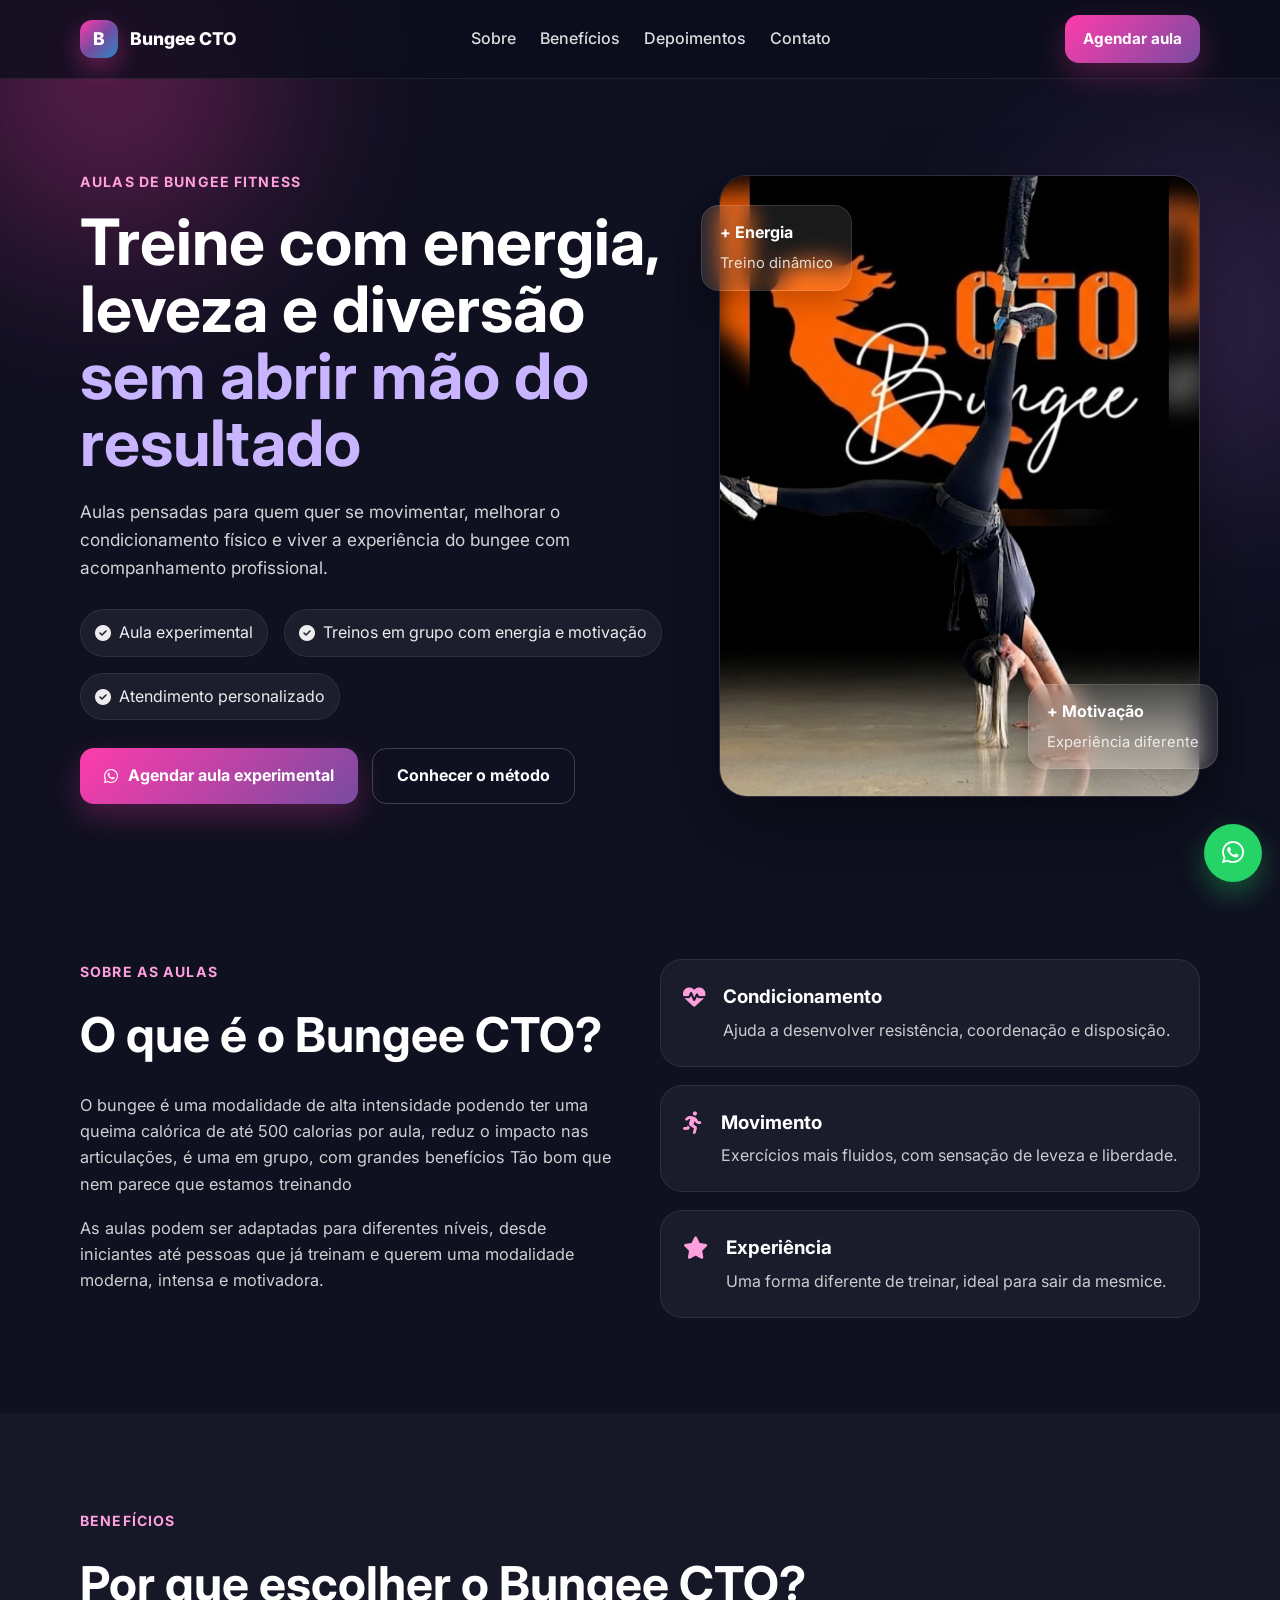
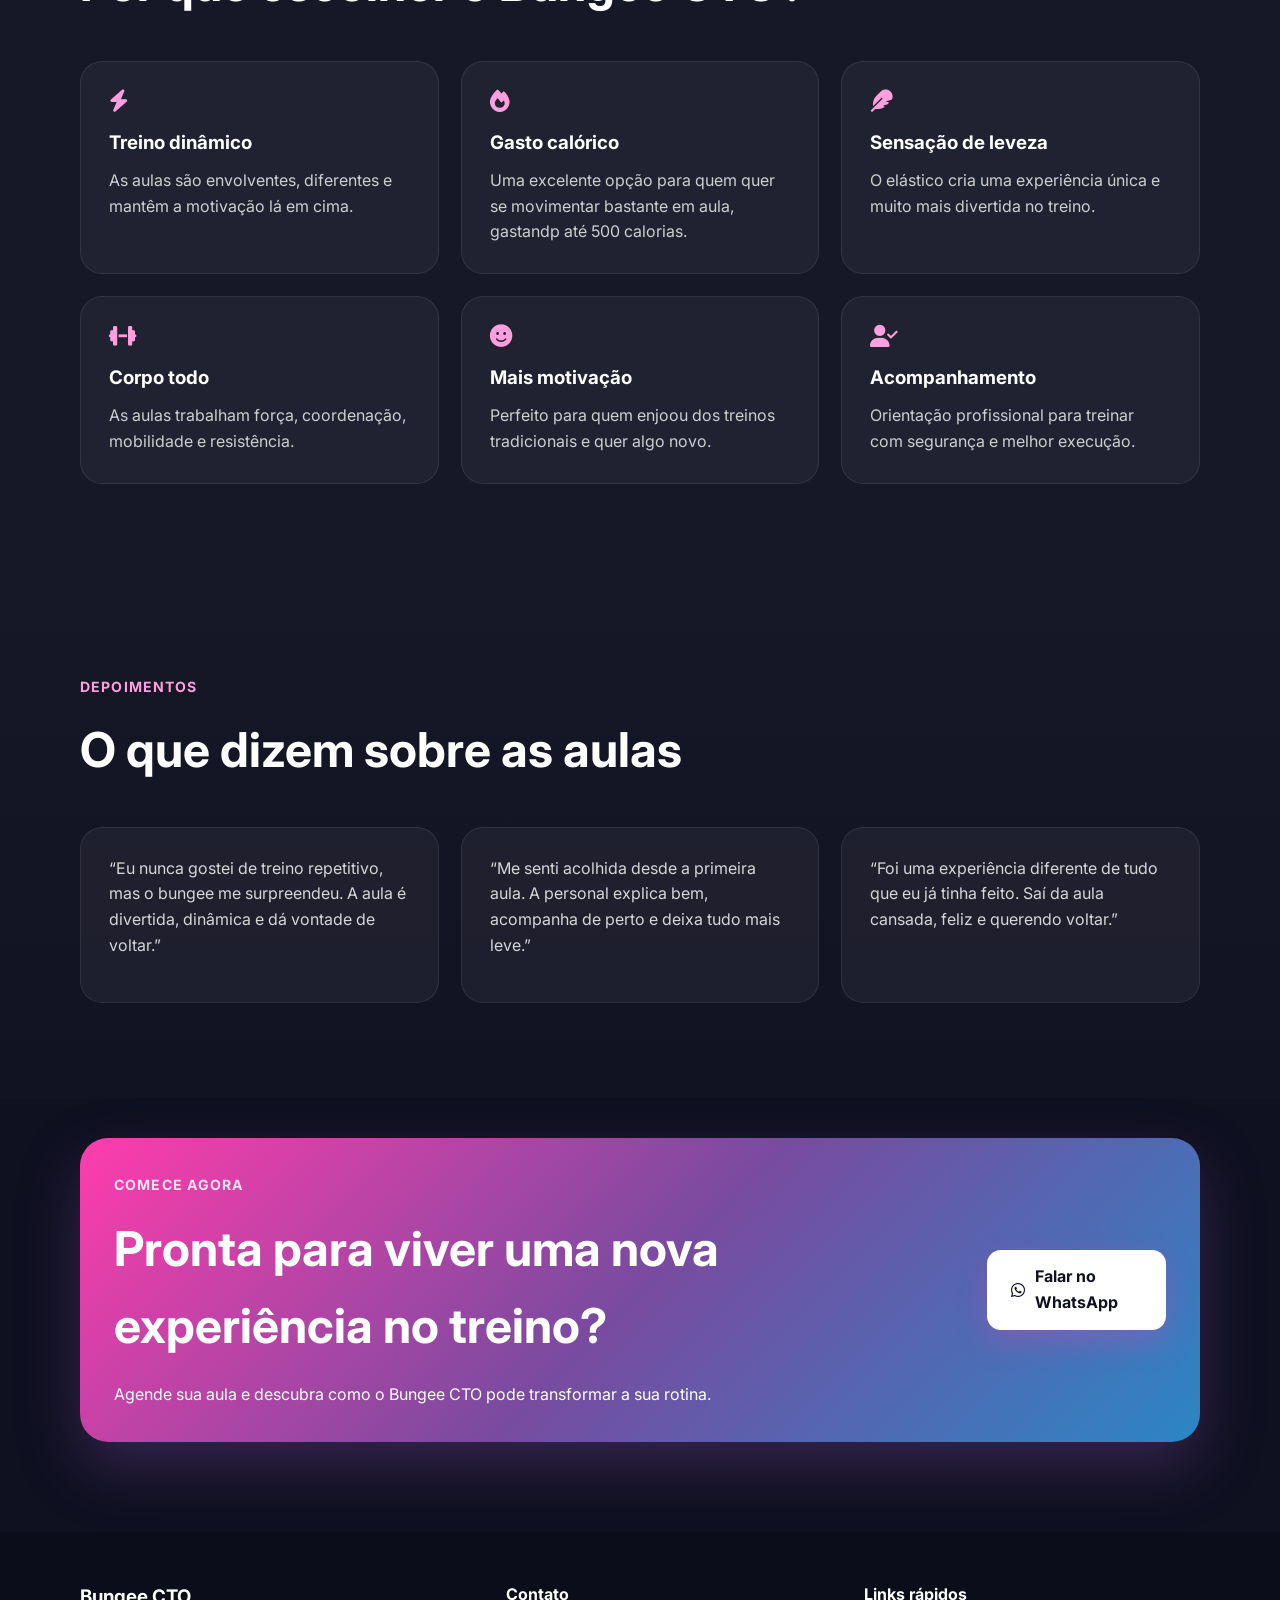
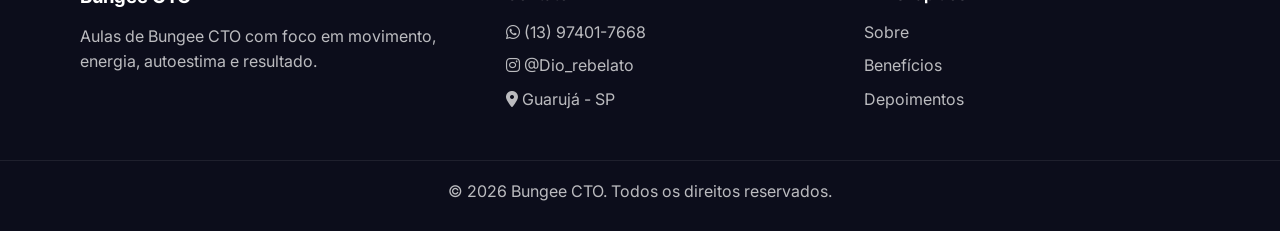
<file: Dio/index.html>
<!DOCTYPE html>
<html lang="pt-BR">
<head>
  <meta charset="UTF-8" />
  <meta name="viewport" content="width=device-width, initial-scale=1.0" />
  <title>Bungee CTO </title>

  <!-- // Descrição para ajudar no Google e compartilhamentos -->
  <meta
    name="description"
    content="Aulas de Bungee Fitness com acompanhamento profissional. Treine com leveza, diversão e menos impacto nas articulações. Agende sua aula experimental."
  />

  <!-- // Fonte do Google para deixar o visual mais profissional -->
  <link rel="preconnect" href="https://fonts.googleapis.com" />
  <link rel="preconnect" href="https://fonts.gstatic.com" crossorigin />
  <link
    href="https://fonts.googleapis.com/css2?family=Inter:wght@400;500;600;700;800&display=swap"
    rel="stylesheet"
  />

  <!-- // Ícones simples para o visual -->
  <link
    rel="stylesheet"
    href="https://cdnjs.cloudflare.com/ajax/libs/font-awesome/6.5.2/css/all.min.css"
  />

  <!-- // Conecta o CSS externo -->
  <link rel="stylesheet" href="style.css" />
</head>
<body>
  <!-- // Fundo decorativo do topo -->
  <div class="bg-effect bg-effect-1"></div>
  <div class="bg-effect bg-effect-2"></div>

  <!-- // Cabeçalho do site -->
  <header class="header" id="topo">
    <div class="container nav">
      <!-- // Nome da marca / personal -->
      <a href="#topo" class="logo">
        <span class="logo-badge">B</span>
        <span>Bungee CTO</span>
      </a>

      <!-- // Menu desktop -->
      <nav class="menu" id="menu">
        <a href="#sobre">Sobre</a>
        <a href="#beneficios">Benefícios</a>
        <a href="#depoimentos">Depoimentos</a>
        <a href="#contato">Contato</a>
      </nav>

      <!-- // Botão principal do topo -->
      <a href="https://wa.me/5513974017668?text=Olá!%20Quero%20agendar%20uma%20aula%20de%20bungee." class="btn btn-sm hide-mobile" target="_blank">
        Agendar aula
      </a>

      <!-- // Botão do menu mobile -->
      <button class="menu-toggle" id="menuToggle" aria-label="Abrir menu">
        <i class="fa-solid fa-bars"></i>
      </button>
    </div>
  </header>

  <main>
    <!-- // Primeira seção principal -->
    <section class="hero">
      <div class="container hero-content">
        <div class="hero-text">
          <p class="tag">Aulas de Bungee Fitness</p>

          <h1>
            Treine com energia, leveza e diversão
            <span>sem abrir mão do resultado</span>
          </h1>

          <p class="hero-description">
            Aulas pensadas para quem quer se movimentar, melhorar o condicionamento
            físico e viver a experiência do bungee com acompanhamento profissional.
          </p>

          <!-- // Informações curtas para dar confiança -->
          <div class="hero-points">
            <div><i class="fa-solid fa-circle-check"></i> Aula experimental</div>
            <div><i class="fa-solid fa-circle-check"></i> Treinos em grupo com energia e motivação </div>
            <div><i class="fa-solid fa-circle-check"></i> Atendimento personalizado</div>
          </div>

          <!-- // Botões de ação principais -->
          <div class="hero-actions">
            <a href="https://wa.me/5513974017668?text=Olá!%20Quero%20agendar%20uma%20aula%20experimental." class="btn" target="_blank">
              <i class="fa-brands fa-whatsapp"></i>
              Agendar aula experimental
            </a>

            <a href="#sobre" class="btn btn-outline">Conhecer o método</a>
          </div>
        </div>

        <!-- // Card visual da direita -->
        <div class="hero-card">
          <div class="photo-card">
            <!-- // Troque a imagem abaixo pela foto da personal -->
            <img
              src="imagens/Dio.bungee.png"
              alt="Professora especializada em Bunge"
            />
          </div>

          <div class="floating-card card-1">
            <strong>+ Energia</strong>
            <span>Treino dinâmico</span>
          </div>

          <div class="floating-card card-2">
            <strong>+ Motivação</strong>
            <span>Experiência diferente</span>
          </div>
        </div>
      </div>
    </section>

    <!-- // Seção sobre -->
    <section class="section" id="sobre">
      <div class="container about-grid">
        <div>
          <p class="section-label">Sobre as aulas</p>
          <h2>O que é o Bungee CTO?</h2>
          <p class="section-text">
           O bungee é uma modalidade de alta intensidade podendo ter uma queima calórica de até 500 calorias por aula, reduz o impacto nas articulações, é uma em grupo, com grandes benefícios 
Tão bom que nem parece que estamos treinando
          </p>
          <p class="section-text">
            As aulas podem ser adaptadas para diferentes níveis, desde iniciantes até
            pessoas que já treinam e querem uma modalidade moderna, intensa e motivadora.
          </p>
        </div>

        <div class="about-boxes">
          <div class="info-box">
            <i class="fa-solid fa-heart-pulse"></i>
            <div>
              <h3>Condicionamento</h3>
              <p>Ajuda a desenvolver resistência, coordenação e disposição.</p>
            </div>
          </div>

          <div class="info-box">
            <i class="fa-solid fa-person-running"></i>
            <div>
              <h3>Movimento</h3>
              <p>Exercícios mais fluidos, com sensação de leveza e liberdade.</p>
            </div>
          </div>

          <div class="info-box">
            <i class="fa-solid fa-star"></i>
            <div>
              <h3>Experiência</h3>
              <p>Uma forma diferente de treinar, ideal para sair da mesmice.</p>
            </div>
          </div>
        </div>
      </div>
    </section>

    <!-- // Benefícios -->
    <section class="section section-dark" id="beneficios">
      <div class="container">
        <p class="section-label">Benefícios</p>
        <h2>Por que escolher o Bungee CTO?</h2>

        <div class="benefits-grid">
          <article class="benefit-card">
            <i class="fa-solid fa-bolt"></i>
            <h3>Treino dinâmico</h3>
            <p>As aulas são envolventes, diferentes e mantêm a motivação lá em cima.</p>
          </article>

          <article class="benefit-card">
            <i class="fa-solid fa-fire"></i>
            <h3>Gasto calórico</h3>
            <p>Uma excelente opção para quem quer se movimentar bastante em aula, gastandp até 500 calorias.</p>
          </article>

          <article class="benefit-card">
            <i class="fa-solid fa-feather"></i>
            <h3>Sensação de leveza</h3>
            <p>O elástico cria uma experiência única e muito mais divertida no treino.</p>
          </article>

          <article class="benefit-card">
            <i class="fa-solid fa-dumbbell"></i>
            <h3>Corpo todo</h3>
            <p>As aulas trabalham força, coordenação, mobilidade e resistência.</p>
          </article>

          <article class="benefit-card">
            <i class="fa-solid fa-face-smile"></i>
            <h3>Mais motivação</h3>
            <p>Perfeito para quem enjoou dos treinos tradicionais e quer algo novo.</p>
          </article>

          <article class="benefit-card">
            <i class="fa-solid fa-user-check"></i>
            <h3>Acompanhamento</h3>
            <p>Orientação profissional para treinar com segurança e melhor execução.</p>
          </article>
        </div>
      </div>
    </section>

    <!-- // Depoimentos -->
    <section class="section section-soft" id="depoimentos">
      <div class="container">
        <p class="section-label">Depoimentos</p>
        <h2>O que dizem sobre as aulas</h2>

        <div class="testimonials-grid">
          <article class="testimonial-card">
            <p>
              “Eu nunca gostei de treino repetitivo, mas o bungee me surpreendeu.
              A aula é divertida, dinâmica e dá vontade de voltar.”
            </p>
            <strong></strong>
          </article>

          <article class="testimonial-card">
            <p>
              “Me senti acolhida desde a primeira aula. A personal explica bem,
              acompanha de perto e deixa tudo mais leve.”
            </p>
            <strong></strong>
          </article>

          <article class="testimonial-card">
            <p>
              “Foi uma experiência diferente de tudo que eu já tinha feito.
              Saí da aula cansada, feliz e querendo voltar.”
            </p>
            <strong></strong>
          </article>
        </div>
      </div>
    </section>

    <!-- // Chamada final -->
    <section class="cta-section">
      <div class="container cta-box">
        <div>
          <p class="section-label light-label">Comece agora</p>
          <h2>Pronta para viver uma nova experiência no treino?</h2>
          <p>
            Agende sua aula e descubra como o Bungee CTO pode transformar a sua rotina.
          </p>
        </div>

        <a href="https://wa.me/5513974017668?text=Olá!%20Quero%20agendar%20minha%20aula." class="btn btn-light" target="_blank">
          <i class="fa-brands fa-whatsapp"></i>
          Falar no WhatsApp
        </a>
      </div>
    </section>
  </main>

  <!-- // Rodapé -->
  <footer class="footer" id="contato">
    <div class="container footer-grid">
      <div>
        <h3>Bungee CTO</h3>
        <p>
          Aulas de Bungee CTO com foco em movimento, energia, autoestima e resultado.
        </p>
      </div>

      <div>
        <h4>Contato</h4>
        <ul>
          <li><i class="fa-brands fa-whatsapp"></i> (13) 97401-7668</li>
          <li><i class="fa-brands fa-instagram"></i> @Dio_rebelato</li>
          <li><i class="fa-solid fa-location-dot"></i> Guarujá - SP</li>
        </ul>
      </div>

      <div>
        <h4>Links rápidos</h4>
        <ul>
          <li><a href="#sobre">Sobre</a></li>
          <li><a href="#beneficios">Benefícios</a></li>
          <li><a href="#depoimentos">Depoimentos</a></li>
        </ul>
      </div>
    </div>

    <div class="footer-bottom">
      <p>© 2026 Bungee CTO. Todos os direitos reservados.</p>
    </div>
  </footer>

  <!-- // Botão flutuante do WhatsApp -->
  <a
    href="https://wa.me/5513974017668?text=Olá!%20Quero%20mais%20informações%20sobre%20as%20aulas."
    class="whatsapp-float"
    target="_blank"
    aria-label="Falar no WhatsApp"
  >
    <i class="fa-brands fa-whatsapp"></i>
  </a>

  <!-- // Conecta o JavaScript -->
  <script src="script.js"></script>
</body>
</html>
</file>
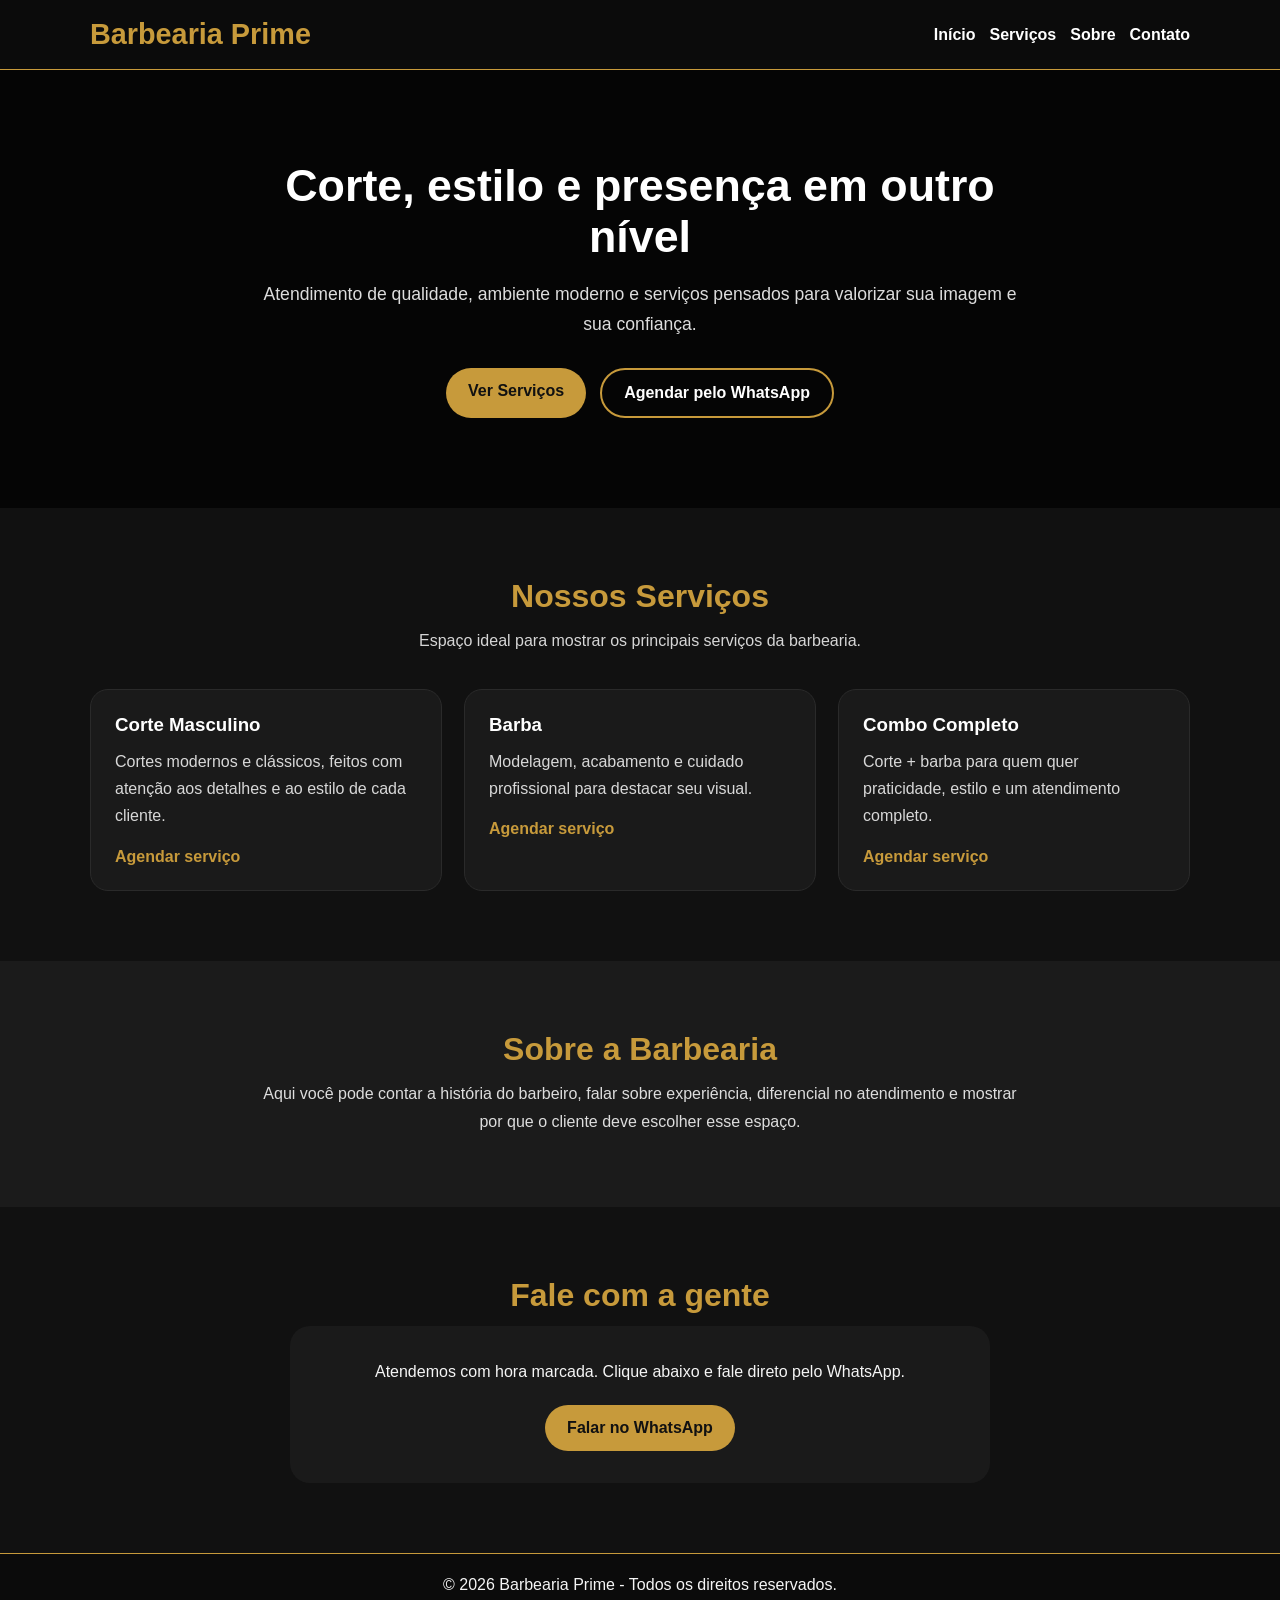
<file: site_barbearia/index.html>
<!DOCTYPE html>
<html lang="pt-BR">
<head>
  <meta charset="UTF-8" />
  <meta name="viewport" content="width=device-width, initial-scale=1.0" />
  <title>Barbearia Prime</title>

  <!-- Conecta o arquivo HTML ao arquivo CSS separado -->
  <link rel="stylesheet" href="style.css" />
</head>
<body>
  <!-- CABEÇALHO DO SITE -->
  <header class="topo">
    <div class="container topo-conteudo">
      <!-- Nome da barbearia -->
      <div class="logo">Barbearia Prime</div>

      <!-- Menu com links internos para navegar na mesma página -->
      <nav class="menu">
        <a href="#inicio">Início</a>
        <a href="#servicos">Serviços</a>
        <a href="#sobre">Sobre</a>
        <a href="#contato">Contato</a>
      </nav>
    </div>
  </header>

  <!-- SEÇÃO PRINCIPAL / BANNER -->
  <section id="inicio" class="hero">
    <div class="container hero-conteudo">
      <!-- Título principal de impacto -->
      <h1>Corte, estilo e presença em outro nível</h1>

      <!-- Texto curto para apresentar o negócio -->
      <p>
        Atendimento de qualidade, ambiente moderno e serviços pensados para
        valorizar sua imagem e sua confiança.
      </p>

      <!-- Botões principais da área de destaque -->
      <div class="hero-botoes">
        <a href="#servicos" class="botao botao-principal">Ver Serviços</a>
        <a href="https://wa.me/5500000000000?text=Olá%20quero%20agendar%20um%20horário" target="_blank" class="botao botao-secundario">Agendar pelo WhatsApp</a>
      </div>
    </div>
  </section>

  <!-- SEÇÃO DE SERVIÇOS -->
  <section id="servicos" class="secao">
    <div class="container">
      <h2 class="titulo-secao">Nossos Serviços</h2>
      <p class="subtitulo-secao">
        Espaço ideal para mostrar os principais serviços da barbearia.
      </p>

      <div class="cards">
        <!-- Card de serviço 1 -->
        <article class="card">
          <h3>Corte Masculino</h3>
          <p>
            Cortes modernos e clássicos, feitos com atenção aos detalhes e ao estilo de cada cliente.
          </p>
          <a href="https://wa.me/5500000000000?text=Olá%20quero%20agendar%20um%20corte" target="_blank" class="link-card">Agendar serviço</a>
        </article>

        <!-- Card de serviço 2 -->
        <article class="card">
          <h3>Barba</h3>
          <p>
            Modelagem, acabamento e cuidado profissional para destacar seu visual.
          </p>
          <a href="https://wa.me/5500000000000?text=Olá%20quero%20agendar%20barba" target="_blank" class="link-card">Agendar serviço</a>
        </article>

        <!-- Card de serviço 3 -->
        <article class="card">
          <h3>Combo Completo</h3>
          <p>
            Corte + barba para quem quer praticidade, estilo e um atendimento completo.
          </p>
          <a href="https://wa.me/5500000000000?text=Olá%20quero%20agendar%20o%20combo%20completo" target="_blank" class="link-card">Agendar serviço</a>
        </article>
      </div>
    </div>
  </section>

  <!-- SEÇÃO SOBRE -->
  <section id="sobre" class="secao secao-escura">
    <div class="container">
      <h2 class="titulo-secao">Sobre a Barbearia</h2>
      <p class="texto-centralizado">
        Aqui você pode contar a história do barbeiro, falar sobre experiência,
        diferencial no atendimento e mostrar por que o cliente deve escolher esse espaço.
      </p>
    </div>
  </section>

  <!-- SEÇÃO DE CONTATO -->
  <section id="contato" class="secao">
    <div class="container">
      <h2 class="titulo-secao">Fale com a gente</h2>

      <div class="contato-box">
        <!-- Informações rápidas para o cliente -->
        <p>Atendemos com hora marcada. Clique abaixo e fale direto pelo WhatsApp.</p>

        <a href="https://wa.me/5500000000000?text=Olá%20quero%20mais%20informações%20sobre%20a%20barbearia" target="_blank" class="botao botao-principal">Falar no WhatsApp</a>
      </div>
    </div>
  </section>

  <!-- RODAPÉ -->
  <footer class="rodape">
    <p>© 2026 Barbearia Prime - Todos os direitos reservados.</p>
  </footer>
</body>
</html>
</file>
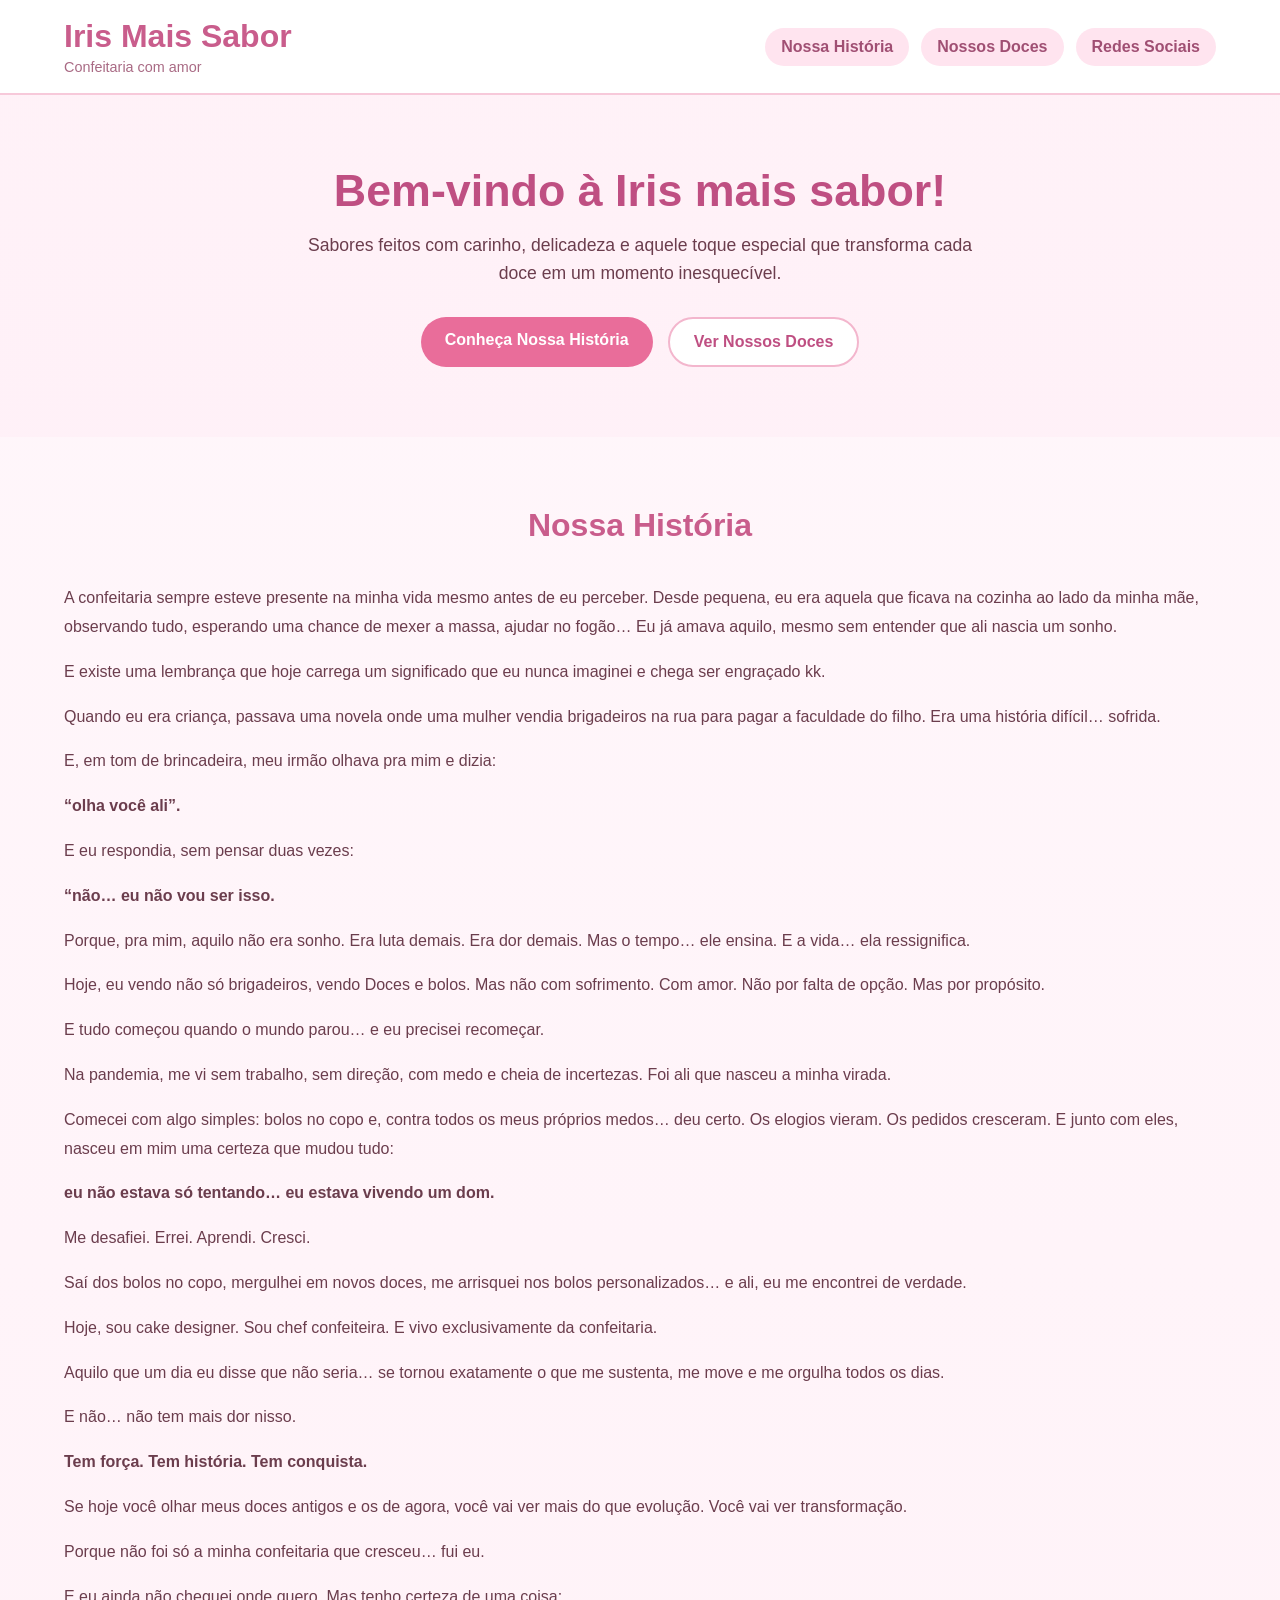
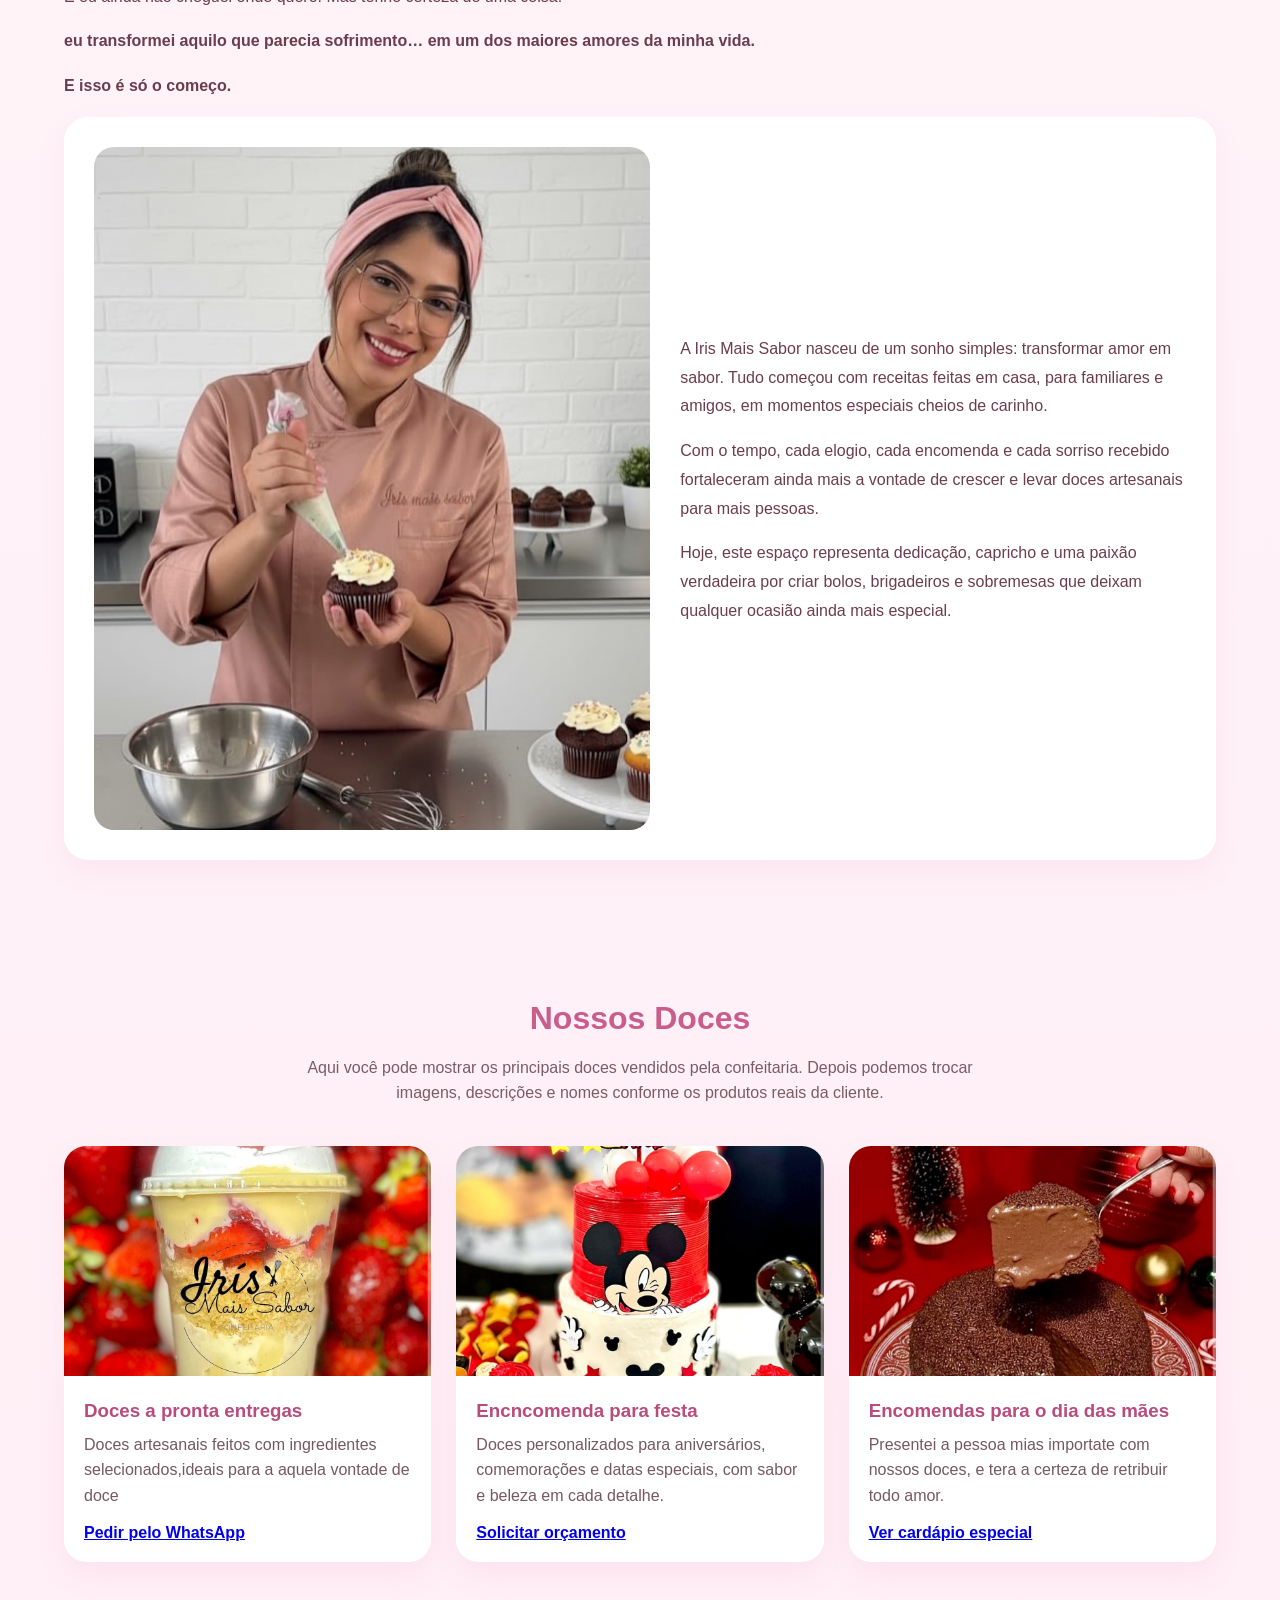
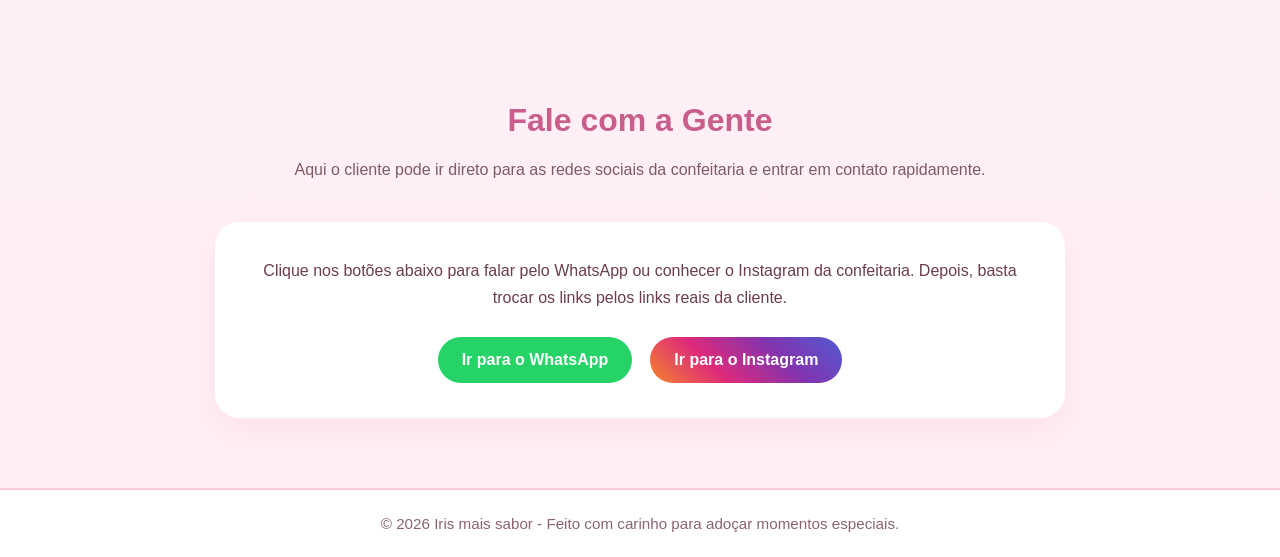
<file: Iris/site_confeitaria/index.html>
<!DOCTYPE html>
<html lang="pt-BR">
<head>
  <meta charset="UTF-8" />
  <meta name="viewport" content="width=device-width, initial-scale=1.0" />
  <title>iris mais sabor</title>

  <style>
    /* ===== RESET BÁSICO ===== */
    /* Remove espaçamentos padrão do navegador e facilita o controle do layout */
    * {
      margin: 0;
      padding: 0;
      box-sizing: border-box;
    }

    /* ===== ESTILO GERAL DO SITE ===== */
    body {
      /* Define a fonte principal do site */
      font-family: Arial, Helvetica, sans-serif;

      /* Cria um fundo suave em tom rosa claro */
      background: linear-gradient(to bottom, #fff7fb, #ffeef5);

      /* Define a cor padrão dos textos */
      color: #6b3d4d;
    }

    /* Classe usada para limitar a largura do conteúdo e centralizar na tela */
    .container {
      width: 90%;
      max-width: 1200px;
      margin: 0 auto;
    }

    /* ===== CABEÇALHO ===== */
    header {
      /* Fundo branco com leve transparência */
      background-color: rgba(255, 255, 255, 0.95);

      /* Linha suave na parte de baixo para separar do banner */
      border-bottom: 2px solid #f7c9da;

      /* Espaçamento interno do cabeçalho */
      padding: 18px 0;

      /* Deixa o menu fixo no topo ao rolar a página */
      position: sticky;
      top: 0;
      z-index: 1000;
    }

    /* Organiza logo e menu lado a lado */
    .topo {
      display: flex;
      justify-content: space-between;
      align-items: center;
      gap: 20px;
      flex-wrap: wrap;
    }

    /* Estilo do nome da confeitaria */
    .logo {
      font-size: 2rem;
      font-weight: bold;
      color: #c95d8c;
    }

    /* Texto menor abaixo do nome principal */
    .logo span {
      display: block;
      font-size: 0.9rem;
      font-weight: normal;
      color: #a96a84;
      margin-top: 4px;
    }

    /* ===== MENU ===== */
    nav {
      display: flex;
      gap: 12px;
      flex-wrap: wrap;
    }

    /* Estilo dos links do menu */
    nav a {
      text-decoration: none;
      color: #a04f73;
      font-weight: bold;
      background-color: #ffe4ef;
      padding: 10px 16px;
      border-radius: 999px;
      transition: 0.3s;
    }

    /* Efeito ao passar o mouse nos links */
    nav a:hover {
      background-color: #f8bfd5;
      transform: translateY(-2px);
    }

    /* ===== BANNER PRINCIPAL ===== */
    .hero {
      /* Dá bastante espaço interno para destacar a primeira área do site */
      padding: 70px 20px;
      text-align: center;

      /* Fundo em degradê para lembrar um site delicado de confeitaria */
      background: linear-gradient(rgba(255, 240, 247, 0.82), rgba(255, 240, 247, 0.82)),
        url('https://images.unsplash.com/photo-1519864600265-abb23847ef2c?auto=format&fit=crop&w=1400&q=80') center/cover;
    }

    /* Título principal do banner */
    .hero h1 {
      font-size: 2.8rem;
      color: #bf4f82;
      margin-bottom: 15px;
    }

    /* Texto explicativo logo abaixo do título */
    .hero p {
      max-width: 700px;
      margin: 0 auto 30px;
      font-size: 1.1rem;
      line-height: 1.6;
    }

    /* Área dos botões principais do banner */
    .hero-botoes {
      display: flex;
      justify-content: center;
      gap: 15px;
      flex-wrap: wrap;
    }

    /* Estilo padrão para botões principais */
    .botao {
      display: inline-block;
      text-decoration: none;
      padding: 14px 24px;
      border-radius: 999px;
      font-weight: bold;
      transition: 0.3s;
    }

    /* Botão rosa principal */
    .botao-rosa {
      background-color: #e96d9a;
      color: white;
    }

    /* Botão rosa claro secundário */
    .botao-claro {
      background-color: #fff;
      color: #bf4f82;
      border: 2px solid #f3b6cd;
    }

    /* Efeito nos botões ao passar o mouse */
    .botao:hover {
      transform: translateY(-3px);
      box-shadow: 0 10px 20px rgba(0, 0, 0, 0.08);
    }

    /* ===== SEÇÕES GERAIS ===== */
    section {
      padding: 70px 0;
    }

    /* Título das seções */
    .titulo-secao {
      text-align: center;
      font-size: 2rem;
      color: #c95d8c;
      margin-bottom: 18px;
    }

    /* Pequeno texto abaixo do título da seção */
    .subtitulo-secao {
      text-align: center;
      max-width: 700px;
      margin: 0 auto 40px;
      line-height: 1.6;
      color: #7b5b66;
    }

    /* ===== SEÇÃO HISTÓRIA ===== */
    .historia-box {
      display: grid;
      grid-template-columns: 1.1fr 1fr;
      gap: 30px;
      align-items: center;
      background-color: #fff;
      border-radius: 24px;
      padding: 30px;
      box-shadow: 0 12px 30px rgba(201, 93, 140, 0.08);
    }

    /* Imagem da seção história */
    .historia-box img {
      width: 100%;
      border-radius: 20px;
      object-fit: cover;
      min-height: 320px;
    }

    /* Texto da história */
    .historia-texto p {
      margin-bottom: 16px;
      line-height: 1.8;
      font-size: 1rem;
    }

    /* ===== SEÇÃO DOCES ===== */
    .grade-doces {
      display: grid;
      grid-template-columns: repeat(3, 1fr);
      gap: 25px;
    }

    /* Cada card representa um doce ou categoria de doce */
    .card-doce {
      background-color: #fff;
      border-radius: 22px;
      overflow: hidden;
      box-shadow: 0 12px 30px rgba(201, 93, 140, 0.08);
      transition: 0.3s;
    }

    /* Efeito ao passar o mouse sobre os cards */
    .card-doce:hover {
      transform: translateY(-6px);
    }

    /* Imagem do card */
    .card-doce img {
      width: 100%;
      height: 230px;
      object-fit: cover;
    }

    /* Área interna de texto do card */
    .conteudo-card {
      padding: 20px;
    }

    /* Título do doce */
    .conteudo-card h3 {
      color: #b84c7d;
      margin-bottom: 10px;
    }

    /* Descrição do doce */
    .conteudo-card p {
      line-height: 1.6;
      color: #745862;
      margin-bottom: 15px;
    }

    /* Preço ou destaque opcional */
    .destaque-card {
      font-weight: bold;
      color: #e96d9a;
    }

    /* ===== SEÇÃO REDES SOCIAIS ===== */
    .redes {
      text-align: center;
    }

    /* Caixa que agrupa os botões de contato */
    .redes-box {
      background-color: #fff;
      border-radius: 24px;
      padding: 35px;
      box-shadow: 0 12px 30px rgba(201, 93, 140, 0.08);
      max-width: 850px;
      margin: 0 auto;
    }

    /* Texto dentro da área de redes */
    .redes-box p {
      line-height: 1.7;
      margin-bottom: 25px;
    }

    /* Organiza os botões das redes sociais */
    .botoes-redes {
      display: flex;
      justify-content: center;
      gap: 18px;
      flex-wrap: wrap;
    }

    /* Botão do WhatsApp */
    .whatsapp {
      background-color: #25d366;
      color: white;
    }

    /* Botão do Instagram */
    .instagram {
      background: linear-gradient(45deg, #f58529, #dd2a7b, #8134af, #515bd4);
      color: white;
    }

    /* ===== RODAPÉ ===== */
    footer {
      background-color: #fff;
      border-top: 2px solid #f7c9da;
      text-align: center;
      padding: 25px 15px;
      color: #8a6473;
      font-size: 0.95rem;
    }

    /* ===== RESPONSIVIDADE ===== */
    /* Ajusta o layout para tablets */
    @media (max-width: 900px) {
      .historia-box {
        grid-template-columns: 1fr;
      }

      .grade-doces {
        grid-template-columns: repeat(2, 1fr);
      }

      .hero h1 {
        font-size: 2.3rem;
      }
    }

    /* Ajusta o layout para celulares */
    @media (max-width: 600px) {
      .logo {
        font-size: 1.6rem;
      }

      .hero {
        padding: 55px 15px;
      }

      .hero h1 {
        font-size: 2rem;
      }

      .hero p {
        font-size: 1rem;
      }

      .grade-doces {
        grid-template-columns: 1fr;
      }

      nav {
        justify-content: center;
      }
    }
  </style>
</head>
<body>
  <!-- ===== CABEÇALHO DO SITE ===== -->
  <header>
    <div class="container topo">
      <!-- Nome da confeitaria -->
      <div class="logo">
        Iris Mais Sabor
        <span>Confeitaria com amor</span>
      </div>

      <!-- Menu principal com links para as seções da página -->
      <nav>
        <a href="#historia">Nossa História</a>
        <a href="#doces">Nossos Doces</a>
        <a href="#redes">Redes Sociais</a>
      </nav>
    </div>
  </header>

  <!-- ===== BANNER PRINCIPAL ===== -->
  <section class="hero">
    <div class="container">
      <!-- Título principal para causar uma boa primeira impressão -->
      <h1>Bem-vindo à Iris mais sabor!</h1>

      <!-- Texto de apresentação da confeitaria -->
      <p>
        Sabores feitos com carinho, delicadeza e aquele toque especial que transforma cada doce em um momento inesquecível.
      </p>

      <!-- Botões que levam para as partes mais importantes do site -->
      <div class="hero-botoes">
        <a href="#historia" class="botao botao-rosa">Conheça Nossa História</a>
        <a href="#doces" class="botao botao-claro">Ver Nossos Doces</a>
      </div>
    </div>
  </section>

  <!-- ===== SEÇÃO DA HISTÓRIA DA CLIENTE ===== -->
  <section id="historia">
    <div class="container">
      <h2 class="titulo-secao">Nossa História</h2>
      <p class="subtitulo-secao">
   <!-- TEXTO DA HISTÓRIA FORMATADO -->
<div class="historia-texto">

  <p>
    A confeitaria sempre esteve presente na minha vida mesmo antes de eu perceber. 
    Desde pequena, eu era aquela que ficava na cozinha ao lado da minha mãe, observando tudo, esperando uma chance de mexer a massa, ajudar no fogão… 
    Eu já amava aquilo, mesmo sem entender que ali nascia um sonho.
  </p>

  <p>
    E existe uma lembrança que hoje carrega um significado que eu nunca imaginei e chega ser engraçado kk.
  </p>

  <p>
    Quando eu era criança, passava uma novela onde uma mulher vendia brigadeiros na rua para pagar a faculdade do filho. 
    Era uma história difícil… sofrida.
  </p>

  <p>
    E, em tom de brincadeira, meu irmão olhava pra mim e dizia:
  </p>

  <p><strong>“olha você ali”.</strong></p>

  <p>
    E eu respondia, sem pensar duas vezes:
  </p>

  <p><strong>“não… eu não vou ser isso.</strong></p>

  <p>
    Porque, pra mim, aquilo não era sonho. Era luta demais. Era dor demais.
    Mas o tempo… ele ensina. E a vida… ela ressignifica.
  </p>

  <p>
    Hoje, eu vendo não só brigadeiros, vendo Doces e bolos. Mas não com sofrimento. Com amor.
    Não por falta de opção.
    Mas por propósito.
  </p>

  <p>
    E tudo começou quando o mundo parou… e eu precisei recomeçar.
  </p>

  <p>
    Na pandemia, me vi sem trabalho, sem direção, com medo e cheia de incertezas.
    Foi ali que nasceu a minha virada.
  </p>

  <p>
    Comecei com algo simples: bolos no copo e, contra todos os meus próprios medos… deu certo.
    Os elogios vieram. Os pedidos cresceram. E junto com eles, nasceu em mim uma certeza que mudou tudo:
  </p>

  <p><strong>eu não estava só tentando… eu estava vivendo um dom.</strong></p>

  <p>
    Me desafiei. Errei. Aprendi. Cresci.
  </p>

  <p>
    Saí dos bolos no copo, mergulhei em novos doces, me arrisquei nos bolos personalizados… e ali, eu me encontrei de verdade.
  </p>

  <p>
    Hoje, sou cake designer. Sou chef confeiteira. E vivo exclusivamente da confeitaria.
  </p>

  <p>
    Aquilo que um dia eu disse que não seria… se tornou exatamente o que me sustenta, me move e me orgulha todos os dias.
  </p>

  <p>
    E não… não tem mais dor nisso.
  </p>

  <p><strong>Tem força. Tem história. Tem conquista.</strong></p>

  <p>
    Se hoje você olhar meus doces antigos e os de agora, você vai ver mais do que evolução.
    Você vai ver transformação.
  </p>

  <p>
    Porque não foi só a minha confeitaria que cresceu… fui eu.
  </p>

  <p>
    E eu ainda não cheguei onde quero. Mas tenho certeza de uma coisa:
  </p>

  <p><strong>eu transformei aquilo que parecia sofrimento… em um dos maiores amores da minha vida.</strong></p>

  <p><strong>E isso é só o começo.</strong></p>

</div>

      <div class="historia-box">
        <!-- Imagem ilustrativa da confeitaria ou da cliente -->
        <img src="imagens/Iris.ela.jpeg">
        <!-- Texto da história da cliente -->
        <div class="historia-texto">
          <p>
            A Iris Mais Sabor nasceu de um sonho simples: transformar amor em sabor. Tudo começou com receitas feitas em casa, para familiares e amigos, em momentos especiais cheios de carinho.
          </p>

          <p>
            Com o tempo, cada elogio, cada encomenda e cada sorriso recebido fortaleceram ainda mais a vontade de crescer e levar doces artesanais para mais pessoas.
          </p>

          <p>
            Hoje, este espaço representa dedicação, capricho e uma paixão verdadeira por criar bolos, brigadeiros e sobremesas que deixam qualquer ocasião ainda mais especial.
          </p>
        </div>
      </div>
    </div>
  </section>

  <!-- ===== SEÇÃO DOS DOCES ===== -->
  <section id="doces">
    <div class="container">
      <h2 class="titulo-secao">Nossos Doces</h2>
      <p class="subtitulo-secao">
        Aqui você pode mostrar os principais doces vendidos pela confeitaria. Depois podemos trocar imagens, descrições e nomes conforme os produtos reais da cliente.
      </p>

      <div class="grade-doces">
        <!-- Card 1: exemplo de doce -->
        <div class="card-doce">
          <img src="imagens/iris.copo.jpeg" />
          <div class="conteudo-card">
            <h3>Doces a pronta entregas</h3>
            <p>
              Doces artesanais feitos com ingredientes selecionados,ideais para a aquela vontade de doce
            <div class="destaque-card"><a href="https://wa.me/5513981659318?text=Olá%20quero%20ver%20os%20doces%20disponíveis">
  Pedir pelo WhatsApp
</a></div>
          </div>
        </div>

        <!-- Card 2: exemplo de doce -->
        <div class="card-doce">
          <img src="imagens/iris.bolo.encomenda.jpeg" alt="Bolos decorados" />
          <div class="conteudo-card">
            <h3>Encncomenda para festa</h3>
            <p>
              Doces personalizados para aniversários, comemorações e datas especiais, com sabor e beleza em cada detalhe.
            </p>
            <div class="destaque-card"><a href="https://wa.me/5513981659318?text=Olá%20quero%20fazer%20uma%20encomenda%20para%20festa">
  Solicitar orçamento
</a></div>
          </div>
        </div>

        <!-- Card 3: exemplo de doce -->
        <div class="card-doce">
          <img src="imagens/iris.bolo.jpeg" alt="Cupcakes e doces finos" />
          <div class="conteudo-card">
            <h3>Encomendas para o dia das mães</h3>
            <p>
              Presentei a pessoa mias importate com nossos doces, e tera a certeza de retribuir todo amor.
            </p>
            <div class="destaque-card"><a href="https://wa.me/5513981659318?text=Olá%20quero%20ver%20o%20cardápio%20de%20dia%20das%20mães">
  Ver cardápio especial
</a></div>
          </div>
        </div>
      </div>
    </div>
  </section>

  <!-- ===== SEÇÃO DAS REDES SOCIAIS ===== -->
  <section id="redes" class="redes">
    <div class="container">
      <h2 class="titulo-secao">Fale com a Gente</h2>
      <p class="subtitulo-secao">
        Aqui o cliente pode ir direto para as redes sociais da confeitaria e entrar em contato rapidamente.
      </p>

      <div class="redes-box">
        <p>
          Clique nos botões abaixo para falar pelo WhatsApp ou conhecer o Instagram da confeitaria. Depois, basta trocar os links pelos links reais da cliente.
        </p>

        <div class="botoes-redes">
          <!-- Botão que leva para o WhatsApp -->
          <a href="https://wa.me/5513981659318?text=Olá%20quero%20fazer%20um%20pedido" target="_blank" class="botao whatsapp">Ir para o WhatsApp</a>

          <!-- Botão que leva para o Instagram -->
          <a href="https://www.instagram.com/irismaissaboor/" target="_blank" class="botao instagram">Ir para o Instagram</a>
        </div>
      </div>
    </div>
  </section>

  <!-- ===== RODAPÉ ===== -->
  <footer>
    <!-- Texto final do site -->
    <p>© 2026 Iris mais sabor - Feito com carinho para adoçar momentos especiais.</p>
  </footer>
</body>
</html>
</file>
<file: Dio/style.css>
/* // Reset básico para tirar espaçamentos padrão do navegador */
* {
  margin: 0;
  padding: 0;
  box-sizing: border-box;
}

/* // Rolagem suave ao clicar nos links do menu */
html {
  scroll-behavior: smooth;
}

body {
  font-family: 'Inter', sans-serif;
  background: #0f1020;
  color: #ffffff;
  line-height: 1.6;
  overflow-x: hidden;
}

/* // Efeito de fundo decorativo */
.bg-effect {
  position: fixed;
  width: 320px;
  height: 320px;
  border-radius: 50%;
  filter: blur(100px);
  z-index: -1;
  opacity: 0.35;
}

.bg-effect-1 {
  background: #ff3cac;
  top: -80px;
  left: -50px;
}

.bg-effect-2 {
  background: #784ba0;
  right: -80px;
  top: 160px;
}

/* // Classe para centralizar e limitar o conteúdo */
.container {
  width: min(1120px, 92%);
  margin: 0 auto;
}

/* // Header */
.header {
  position: sticky;
  top: 0;
  z-index: 999;
  background: rgba(12, 13, 28, 0.78);
  backdrop-filter: blur(14px);
  border-bottom: 1px solid rgba(255, 255, 255, 0.08);
}

.nav {
  display: flex;
  align-items: center;
  justify-content: space-between;
  min-height: 78px;
  gap: 20px;
}

.logo {
  display: flex;
  align-items: center;
  gap: 12px;
  color: #fff;
  text-decoration: none;
  font-weight: 800;
  font-size: 1.1rem;
}

.logo-badge {
  width: 38px;
  height: 38px;
  display: grid;
  place-items: center;
  border-radius: 12px;
  background: linear-gradient(135deg, #ff3cac, #784ba0, #2b86c5);
  color: #fff;
  box-shadow: 0 10px 25px rgba(255, 60, 172, 0.35);
}

.menu {
  display: flex;
  align-items: center;
  gap: 24px;
}

.menu a {
  text-decoration: none;
  color: rgba(255, 255, 255, 0.86);
  font-weight: 500;
  transition: 0.3s;
}

.menu a:hover {
  color: #ffffff;
}

.menu-toggle {
  display: none;
  background: transparent;
  border: none;
  color: #fff;
  font-size: 1.4rem;
  cursor: pointer;
}

/* // Botões */
.btn {
  display: inline-flex;
  align-items: center;
  justify-content: center;
  gap: 10px;
  padding: 14px 24px;
  border-radius: 14px;
  border: none;
  text-decoration: none;
  font-weight: 700;
  color: #fff;
  background: linear-gradient(135deg, #ff3cac, #784ba0);
  box-shadow: 0 12px 30px rgba(255, 60, 172, 0.25);
  transition: transform 0.25s ease, box-shadow 0.25s ease;
}

.btn:hover {
  transform: translateY(-2px);
  box-shadow: 0 18px 36px rgba(255, 60, 172, 0.35);
}

.btn-sm {
  padding: 12px 18px;
  font-size: 0.95rem;
}

.btn-outline {
  background: transparent;
  border: 1px solid rgba(255, 255, 255, 0.2);
  box-shadow: none;
}

.btn-light {
  background: #ffffff;
  color: #0f1020;
}

/* // Hero */
.hero {
  padding: 90px 0 60px;
}

.hero-content {
  display: grid;
  grid-template-columns: 1.1fr 0.9fr;
  align-items: center;
  gap: 50px;
}

.tag,
.section-label {
  display: inline-block;
  font-size: 0.88rem;
  font-weight: 700;
  letter-spacing: 0.08em;
  text-transform: uppercase;
  color: #ff9fdd;
  margin-bottom: 14px;
}

.hero h1 {
  font-size: clamp(2.5rem, 5vw, 4.5rem);
  line-height: 1.05;
  margin-bottom: 22px;
}

.hero h1 span {
  color: #c9b5ff;
}

.hero-description {
  font-size: 1.08rem;
  color: rgba(255, 255, 255, 0.82);
  max-width: 640px;
}

.hero-points {
  display: flex;
  flex-wrap: wrap;
  gap: 16px;
  margin: 28px 0;
}

.hero-points div {
  display: flex;
  align-items: center;
  gap: 8px;
  background: rgba(255, 255, 255, 0.06);
  border: 1px solid rgba(255, 255, 255, 0.08);
  padding: 10px 14px;
  border-radius: 999px;
  color: rgba(255, 255, 255, 0.92);
}

.hero-actions {
  display: flex;
  flex-wrap: wrap;
  gap: 14px;
}

.hero-card {
  position: relative;
}

.photo-card {
  border-radius: 28px;
  overflow: hidden;
  border: 1px solid rgba(255, 255, 255, 0.12);
  box-shadow: 0 30px 70px rgba(0, 0, 0, 0.35);
}

.photo-card img {
  width: 100%;
  height: 620px;
  object-fit: cover;
  display: block;
}

.floating-card {
  position: absolute;
  background: rgba(255, 255, 255, 0.1);
  border: 1px solid rgba(255, 255, 255, 0.12);
  backdrop-filter: blur(12px);
  border-radius: 18px;
  padding: 14px 18px;
  box-shadow: 0 12px 28px rgba(0, 0, 0, 0.22);
}

.floating-card strong {
  display: block;
  margin-bottom: 4px;
}

.floating-card span {
  color: rgba(255, 255, 255, 0.82);
  font-size: 0.92rem;
}

.card-1 {
  top: 30px;
  left: -18px;
}

.card-2 {
  bottom: 28px;
  right: -18px;
}

/* // Seções padrão */
.section {
  padding: 95px 0;
}

.section h2,
.cta-box h2 {
  font-size: clamp(2rem, 4vw, 3rem);
  margin-bottom: 18px;
}

.section-text {
  color: rgba(255, 255, 255, 0.8);
  margin-bottom: 18px;
  font-size: 1.02rem;
}

.about-grid {
  display: grid;
  grid-template-columns: 1fr 1fr;
  gap: 40px;
  align-items: start;
}

.about-boxes {
  display: grid;
  gap: 18px;
}

.info-box {
  display: flex;
  gap: 18px;
  padding: 22px;
  border-radius: 22px;
  background: rgba(255, 255, 255, 0.05);
  border: 1px solid rgba(255, 255, 255, 0.08);
}

.info-box i {
  font-size: 1.4rem;
  color: #ff9fdd;
  margin-top: 4px;
}

.info-box h3 {
  margin-bottom: 6px;
}

.info-box p {
  color: rgba(255, 255, 255, 0.78);
}

/* // Fundo escuro alternado */
.section-dark {
  background: rgba(255, 255, 255, 0.03);
}

.section-soft {
  background: linear-gradient(180deg, rgba(255,255,255,0.03), rgba(255,255,255,0.01));
}

.benefits-grid,
.plans-grid,
.testimonials-grid,
.footer-grid {
  display: grid;
  gap: 22px;
}

.benefits-grid {
  grid-template-columns: repeat(3, 1fr);
  margin-top: 38px;
}

.benefit-card {
  background: rgba(255, 255, 255, 0.05);
  border: 1px solid rgba(255, 255, 255, 0.08);
  border-radius: 22px;
  padding: 28px;
  transition: transform 0.25s ease;
}

.benefit-card:hover {
  transform: translateY(-4px);
}

.benefit-card i {
  font-size: 1.4rem;
  color: #ff9fdd;
  margin-bottom: 16px;
}

.benefit-card h3 {
  margin-bottom: 10px;
}

.benefit-card p {
  color: rgba(255, 255, 255, 0.78);
}

/* // Planos */
.plans-grid {
  grid-template-columns: repeat(3, 1fr);
  margin-top: 38px;
}

.plan-card {
  background: rgba(255, 255, 255, 0.05);
  border: 1px solid rgba(255, 255, 255, 0.08);
  border-radius: 24px;
  padding: 28px;
}

.featured-plan {
  background: linear-gradient(180deg, rgba(255, 60, 172, 0.16), rgba(120, 75, 160, 0.12));
  border: 1px solid rgba(255, 159, 221, 0.35);
  transform: scale(1.02);
}

.plan-tag {
  display: inline-block;
  font-size: 0.8rem;
  padding: 8px 12px;
  border-radius: 999px;
  background: rgba(255, 255, 255, 0.08);
  margin-bottom: 18px;
}

.highlight {
  background: rgba(255, 159, 221, 0.18);
  color: #ffd7f2;
}

.plan-card h3 {
  font-size: 1.5rem;
  margin-bottom: 8px;
}

.price {
  font-size: 2rem;
  font-weight: 800;
  margin-bottom: 20px;
}

.plan-card ul {
  list-style: none;
  margin-bottom: 24px;
}

.plan-card ul li {
  position: relative;
  padding-left: 22px;
  margin-bottom: 12px;
  color: rgba(255, 255, 255, 0.82);
}

.plan-card ul li::before {
  content: '•';
  position: absolute;
  left: 0;
  top: 0;
  color: #ff9fdd;
  font-size: 1.3rem;
  line-height: 1;
}

.plan-btn {
  width: 100%;
}

/* // Depoimentos */
.testimonials-grid {
  grid-template-columns: repeat(3, 1fr);
  margin-top: 38px;
}

.testimonial-card {
  background: rgba(255, 255, 255, 0.05);
  border: 1px solid rgba(255, 255, 255, 0.08);
  border-radius: 22px;
  padding: 28px;
}

.testimonial-card p {
  color: rgba(255, 255, 255, 0.82);
  margin-bottom: 16px;
}

/* // Chamada final */
.cta-section {
  padding: 40px 0 90px;
}

.cta-box {
  display: flex;
  align-items: center;
  justify-content: space-between;
  gap: 30px;
  padding: 34px;
  border-radius: 28px;
  background: linear-gradient(135deg, #ff3cac, #784ba0, #2b86c5);
  box-shadow: 0 25px 60px rgba(120, 75, 160, 0.35);
}

.light-label {
  color: rgba(255, 255, 255, 0.85);
}

/* // Footer */
.footer {
  padding-top: 10px;
  background: rgba(0, 0, 0, 0.15);
}

.footer-grid {
  grid-template-columns: 1.2fr 1fr 1fr;
  padding: 40px 0;
}

.footer h3,
.footer h4 {
  margin-bottom: 12px;
}

.footer p,
.footer li,
.footer a {
  color: rgba(255, 255, 255, 0.72);
  text-decoration: none;
  list-style: none;
  margin-bottom: 8px;
}

.footer-bottom {
  text-align: center;
  padding: 18px;
  border-top: 1px solid rgba(255, 255, 255, 0.08);
  color: rgba(255, 255, 255, 0.62);
}

/* // Botão flutuante do WhatsApp */
.whatsapp-float {
  position: fixed;
  right: 18px;
  bottom: 18px;
  width: 58px;
  height: 58px;
  border-radius: 50%;
  display: grid;
  place-items: center;
  background: #25d366;
  color: #fff;
  text-decoration: none;
  font-size: 1.6rem;
  box-shadow: 0 12px 28px rgba(37, 211, 102, 0.35);
  z-index: 999;
}

/* // Responsividade para tablet */
@media (max-width: 992px) {
  .hero-content,
  .about-grid,
  .benefits-grid,
  .plans-grid,
  .testimonials-grid,
  .footer-grid,
  .cta-box {
    grid-template-columns: 1fr;
  }

  .cta-box {
    display: grid;
  }

  .photo-card img {
    height: 480px;
  }

  .card-1,
  .card-2 {
    position: static;
    margin-top: 14px;
  }
}

/* // Responsividade para celular */
@media (max-width: 768px) {
  .menu {
    position: absolute;
    top: 78px;
    left: 0;
    width: 100%;
    background: rgba(12, 13, 28, 0.98);
    border-bottom: 1px solid rgba(255, 255, 255, 0.08);
    flex-direction: column;
    align-items: flex-start;
    padding: 20px 4%;
    display: none;
  }

  .menu.active {
    display: flex;
  }

  .menu-toggle {
    display: block;
  }

  .hide-mobile {
    display: none;
  }

  .hero {
    padding-top: 60px;
  }

  .hero h1 {
    font-size: 2.5rem;
  }

  .hero-description,
  .section-text,
  .benefit-card p,
  .testimonial-card p,
  .footer p,
  .footer li,
  .footer a {
    font-size: 0.98rem;
  }

  .hero-actions {
    flex-direction: column;
    align-items: stretch;
  }

  .hero-points {
    flex-direction: column;
    align-items: flex-start;
  }

  .section {
    padding: 72px 0;
  }

  .plan-card,
  .benefit-card,
  .testimonial-card,
  .info-box {
    padding: 22px;
  }

  .cta-box {
    padding: 24px;
  }

  .photo-card img {
    height: 380px;
  }
}
</file>
<file: site_barbearia/style.css>
/* ===== RESET BÁSICO ===== */
/* Remove margens padrão e ajuda a organizar melhor o layout */
* {
  margin: 0;
  padding: 0;
  box-sizing: border-box;
}

/* ===== ESTILO GERAL ===== */
body {
  /* Define a fonte do site */
  font-family: Arial, Helvetica, sans-serif;

  /* Cor de fundo principal */
  background-color: #111111;

  /* Cor padrão dos textos */
  color: #f5f5f5;
}

/* Centraliza e limita a largura do conteúdo */
.container {
  width: 90%;
  max-width: 1100px;
  margin: 0 auto;
}

/* ===== CABEÇALHO ===== */
.topo {
  background-color: #0b0b0b;
  border-bottom: 1px solid #c79a3b;
  position: sticky;
  top: 0;
}

/* Organiza logo e menu */
.topo-conteudo {
  display: flex;
  justify-content: space-between;
  align-items: center;
  padding: 18px 0;
  gap: 20px;
  flex-wrap: wrap;
}

/* Estilo do nome da marca */
.logo {
  font-size: 1.8rem;
  font-weight: bold;
  color: #c79a3b;
}

/* Organização do menu */
.menu {
  display: flex;
  gap: 14px;
  flex-wrap: wrap;
}

/* Links do menu */
.menu a {
  text-decoration: none;
  color: #ffffff;
  font-weight: bold;
}

/* ===== BANNER PRINCIPAL ===== */
.hero {
  padding: 90px 20px;
  text-align: center;
  background: linear-gradient(rgba(0, 0, 0, 0.72), rgba(0, 0, 0, 0.72)),
    url("https://images.unsplash.com/photo-1517832606299-7ae9b720a186?auto=format&fit=crop&w=1400&q=80") center/cover;
}

/* Ajusta largura do texto principal */
.hero-conteudo {
  max-width: 780px;
  margin: 0 auto;
}

/* Título principal */
.hero h1 {
  font-size: 2.8rem;
  margin-bottom: 18px;
  color: #ffffff;
}

/* Texto do banner */
.hero p {
  font-size: 1.1rem;
  line-height: 1.7;
  color: #dddddd;
  margin-bottom: 28px;
}

/* Agrupa os botões */
.hero-botoes {
  display: flex;
  justify-content: center;
  gap: 14px;
  flex-wrap: wrap;
}

/* Estilo base de botão */
.botao {
  display: inline-block;
  text-decoration: none;
  padding: 14px 22px;
  border-radius: 999px;
  font-weight: bold;
}

/* Botão principal */
.botao-principal {
  background-color: #c79a3b;
  color: #111111;
}

/* Botão secundário */
.botao-secundario {
  background-color: transparent;
  border: 2px solid #c79a3b;
  color: #ffffff;
}

/* ===== SEÇÕES ===== */
.secao {
  padding: 70px 0;
}

/* Cor alternativa para destacar bloco */
.secao-escura {
  background-color: #1b1b1b;
}

/* Títulos de seção */
.titulo-secao {
  text-align: center;
  font-size: 2rem;
  margin-bottom: 12px;
  color: #c79a3b;
}

/* Subtítulo central */
.subtitulo-secao {
  text-align: center;
  max-width: 700px;
  margin: 0 auto 35px;
  color: #d6d6d6;
  line-height: 1.7;
}

/* Texto centralizado */
.texto-centralizado {
  text-align: center;
  max-width: 760px;
  margin: 0 auto;
  line-height: 1.8;
  color: #dddddd;
}

/* ===== CARDS ===== */
.cards {
  display: grid;
  grid-template-columns: repeat(3, 1fr);
  gap: 22px;
}

/* Card individual */
.card {
  background-color: #1a1a1a;
  border: 1px solid #2a2a2a;
  border-radius: 18px;
  padding: 24px;
}

/* Título do card */
.card h3 {
  margin-bottom: 12px;
  color: #ffffff;
}

/* Texto do card */
.card p {
  line-height: 1.7;
  color: #d8d8d8;
  margin-bottom: 18px;
}

/* Link do card */
.link-card {
  color: #c79a3b;
  text-decoration: none;
  font-weight: bold;
}

/* ===== CONTATO ===== */
.contato-box {
  max-width: 700px;
  margin: 0 auto;
  text-align: center;
  background-color: #1a1a1a;
  border-radius: 20px;
  padding: 32px;
}

.contato-box p {
  margin-bottom: 20px;
  line-height: 1.7;
}

/* ===== RODAPÉ ===== */
.rodape {
  text-align: center;
  padding: 22px 15px;
  background-color: #0b0b0b;
  border-top: 1px solid #c79a3b;
}

/* ===== RESPONSIVIDADE ===== */
@media (max-width: 900px) {
  .cards {
    grid-template-columns: 1fr;
  }

  .hero h1 {
    font-size: 2.2rem;
  }
}
</file>
